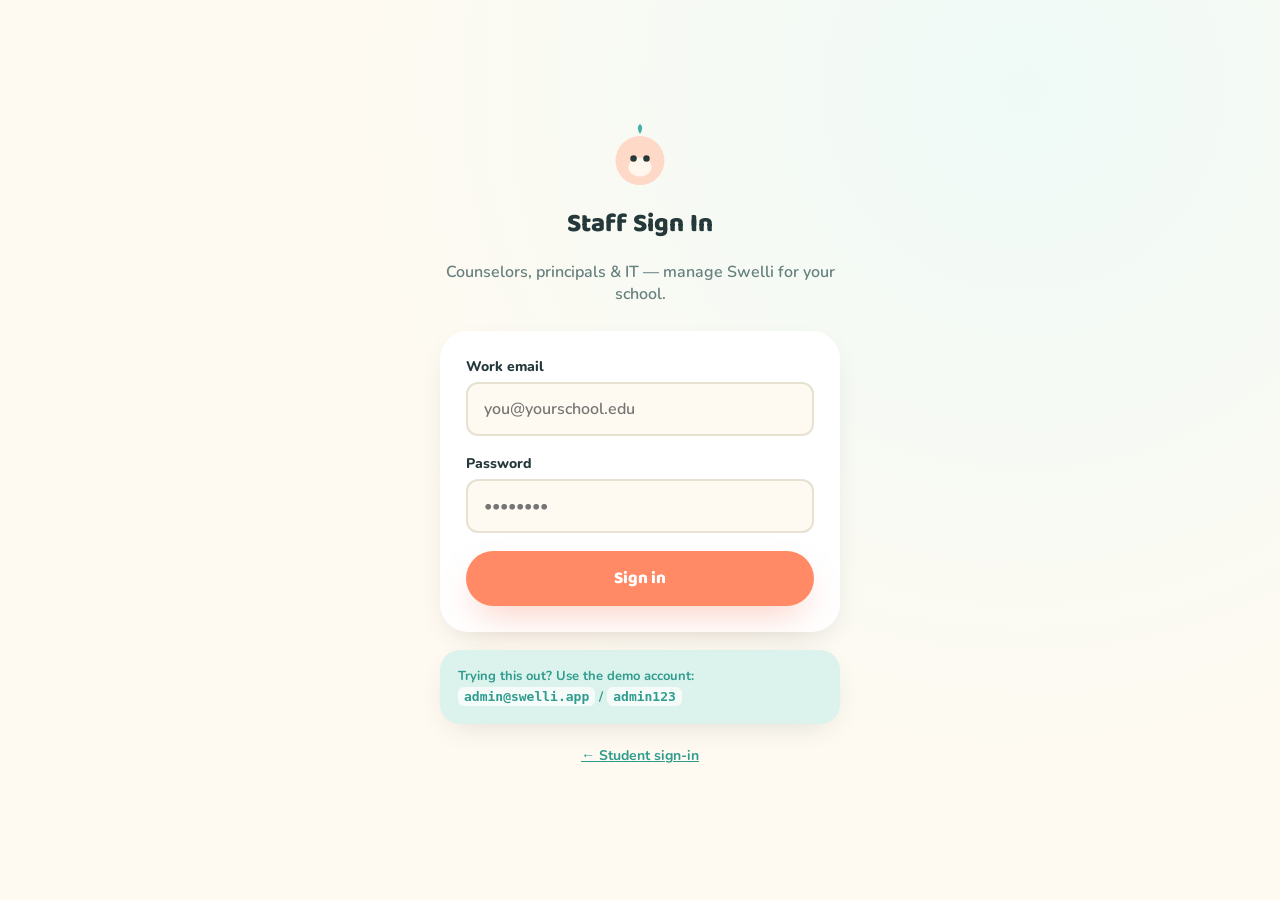
<file: adminlogin.html>
<!DOCTYPE html>
<html lang="en">
<head>
<meta charset="UTF-8">
<meta name="viewport" content="width=device-width, initial-scale=1.0">
<title>Swelli for Education — Staff Sign In</title>
<link rel="stylesheet" href="style.css">
<style>
  body{
    min-height:100vh; display:flex; align-items:center; justify-content:center;
    background: radial-gradient(circle at 80% 10%, var(--mint-paler), var(--cream) 55%);
    padding: 28px 16px;
  }
  .login-wrap{ max-width: 400px; width:100%; text-align:center; }
  .mascot-big{ width:72px; height:72px; margin: 0 auto 10px; }
  .login-wrap .display{ font-size: 26px; font-weight:800; margin-bottom: 4px; }
  .login-wrap .sub{ color: var(--ink-soft); font-weight:600; margin-bottom: 26px; }
  .card.login-card{ text-align:left; }
  .error-msg{ display:none; background:#FDE7E5; color:#B23B2E; font-weight:700; font-size:13px; padding:10px 14px; border-radius: var(--radius-sm); margin-bottom:16px; }
  .student-link{ margin-top: 22px; font-size: 14px; font-weight:700; color: var(--ink-soft); }
  .student-link a{ color: var(--mint-deep); text-decoration: underline; }
  .demo-box{ margin-top: 18px; text-align:left; }
</style>
</head>
<body>

<div class="login-wrap">
  <svg class="mascot-big" viewBox="0 0 100 100" aria-hidden="true">
    <circle cx="50" cy="55" r="34" fill="#FFD9C7"/>
    <ellipse cx="50" cy="64" rx="16" ry="13" fill="#FFF6EE"/>
    <circle cx="41" cy="52" r="4.5" fill="#25393A"/>
    <circle cx="59" cy="52" r="4.5" fill="#25393A"/>
    <path d="M50 18 Q44 8 50 4 Q56 8 50 18 Z" fill="#3FB3A2"/>
  </svg>
  <h1 class="display">Staff Sign In</h1>
  <p class="sub">Counselors, principals &amp; IT — manage Swelli for your school.</p>

  <form class="card login-card" id="adminLoginForm">
    <div class="error-msg" id="errorMsg">That email or password doesn't match our records.</div>

    <div class="field">
      <label for="email">Work email</label>
      <input id="email" type="email" placeholder="you@yourschool.edu" required>
    </div>

    <div class="field">
      <label for="password">Password</label>
      <input id="password" type="password" placeholder="••••••••" required>
    </div>

    <button type="submit" class="btn btn-primary btn-block">Sign in</button>
  </form>

  <div class="card demo-box">
    Trying this out? Use the demo account:<br>
    <code>admin@swelli.app</code> / <code>admin123</code>
  </div>

  <p class="student-link"><a href="index.html">← Student sign-in</a></p>
</div>

<script>
  // Demo-only credential check. In production this would authenticate
  // against your school roster system rather than a hardcoded value.
  const DEMO_EMAIL = 'admin@swelli.app';
  const DEMO_PASSWORD = 'admin123';

  document.getElementById('adminLoginForm').addEventListener('submit', (e)=>{
    e.preventDefault();
    const email = document.getElementById('email').value.trim().toLowerCase();
    const password = document.getElementById('password').value;
    if(email === DEMO_EMAIL && password === DEMO_PASSWORD){
      window.location.href = 'admin-dashboard.html';
    } else {
      document.getElementById('errorMsg').style.display = 'block';
    }
  });
</script>
</body>
</html>
</file>
<file: style.css>
/* ===================================================================
   Swelli — shared design system
   Signature idea: "The Garden" — every check-in plants something.
   Palette: deep mint, warm cream, coral mascot accent, sunflower gold.
   Type: Baloo 2 (display/playful) + Nunito (body, very readable for
   early readers).
=================================================================== */

@import url('https://fonts.googleapis.com/css2?family=Baloo+2:wght@500;600;700;800&family=Nunito:wght@400;600;700;800&display=swap');

:root{
  --mint-deep:   #2F9C8D;
  --mint:        #3FB3A2;
  --mint-pale:   #DCF2EC;
  --mint-paler:  #EFFAF7;
  --cream:       #FFFAF1;
  --coral:       #FF8A65;
  --coral-deep:  #F26B45;
  --gold:        #F4B740;
  --gold-deep:   #E0A22A;
  --ink:         #25393A;
  --ink-soft:    #66807E;
  --white:       #FFFFFF;
  --line:        #E7E1D2;

  --radius-lg: 28px;
  --radius-md: 20px;
  --radius-sm: 12px;
  --shadow-card: 0 10px 30px -12px rgba(37,57,58,0.18);
  --shadow-pop:  0 16px 36px -10px rgba(242,107,69,0.35);
}

*{ box-sizing: border-box; }
html,body{ margin:0; padding:0; }

body{
  font-family: 'Nunito', sans-serif;
  background: var(--cream);
  color: var(--ink);
  min-height: 100vh;
  -webkit-font-smoothing: antialiased;
}

h1,h2,h3, .display{
  font-family: 'Baloo 2', sans-serif;
  margin: 0;
  color: var(--ink);
  letter-spacing: 0.2px;
}

a{ color: inherit; text-decoration: none; }
button{ font-family: inherit; cursor: pointer; }

img, svg{ display:block; max-width:100%; }

/* Focus visibility (accessibility floor) */
a:focus-visible, button:focus-visible, input:focus-visible, textarea:focus-visible, [tabindex]:focus-visible{
  outline: 3px solid var(--gold-deep);
  outline-offset: 2px;
  border-radius: 6px;
}

@media (prefers-reduced-motion: reduce){
  *{ animation-duration: 0.001ms !important; animation-iteration-count: 1 !important; transition-duration: 0.001ms !important; }
}

/* ---------- Leaf divider, used as a small structural device ---------- */
.leaf-rule{
  display:flex; align-items:center; justify-content:center; gap:10px;
  color: var(--mint-deep); margin: 6px 0 18px;
  font-size: 13px; font-weight: 700; text-transform: uppercase; letter-spacing: 1.5px;
}
.leaf-rule::before, .leaf-rule::after{
  content:""; height:2px; width:34px; background: var(--mint-pale); border-radius:2px;
}

/* ---------- Top bar ---------- */
.topbar{
  display:flex; align-items:center; justify-content:space-between;
  padding: 16px 22px;
  background: linear-gradient(135deg, var(--mint) 0%, var(--mint-deep) 100%);
  color: var(--white);
  position: sticky; top:0; z-index: 20;
}
.topbar .brand{ display:flex; align-items:center; gap:12px; }
.topbar .brand-name{ font-family:'Baloo 2'; font-weight:800; font-size: 22px; }
.topbar .back{
  display:flex; align-items:center; justify-content:center;
  width:40px; height:40px; border-radius:50%;
  background: rgba(255,255,255,0.18); color:#fff; border:none; font-size:18px;
}
.topbar .back:hover{ background: rgba(255,255,255,0.3); }
.topbar nav{ display:flex; gap:8px; align-items:center; }
.topbar nav a{
  font-weight: 700; font-size: 14px; padding: 8px 14px; border-radius: 999px;
  color: #fff; opacity:0.85;
}
.topbar nav a.active, .topbar nav a:hover{ opacity:1; background: rgba(255,255,255,0.2); }
.avatar-pill{
  display:flex; align-items:center; gap:8px; background: rgba(255,255,255,0.18);
  padding: 6px 12px 6px 6px; border-radius: 999px; font-weight:700; font-size:14px;
}
.avatar-pill .dot{
  width:28px; height:28px; border-radius:50%; background: var(--gold);
  display:flex; align-items:center; justify-content:center; font-size:15px;
}

/* ---------- Mascot ---------- */
.mascot{ width:44px; height:44px; }

/* ---------- Page shell ---------- */
.page{ max-width: 980px; margin: 0 auto; padding: 28px 22px 64px; }
.page.narrow{ max-width: 760px; }

/* ---------- Cards ---------- */
.card{
  background: var(--white);
  border-radius: var(--radius-lg);
  box-shadow: var(--shadow-card);
  padding: 26px;
}
.card.mint{ background: var(--mint-pale); box-shadow:none; }
.card-row{ display:grid; gap:20px; }

/* ---------- Buttons ---------- */
.btn{
  display:inline-flex; align-items:center; justify-content:center; gap:8px;
  border:none; border-radius: 999px; font-weight: 800; font-family:'Baloo 2';
  font-size: 17px; padding: 14px 28px; transition: transform .12s ease, box-shadow .12s ease;
}
.btn:active{ transform: translateY(1px) scale(0.99); }
.btn-primary{ background: var(--coral); color:#fff; box-shadow: var(--shadow-pop); }
.btn-primary:hover{ background: var(--coral-deep); }
.btn-secondary{ background: var(--mint-pale); color: var(--mint-deep); }
.btn-secondary:hover{ background: #cdeee6; }
.btn-ghost{ background: transparent; color: var(--mint-deep); border: 2px solid var(--mint-pale); }
.btn-ghost:hover{ background: var(--mint-paler); }
.btn-block{ width:100%; }
.btn[disabled]{ opacity:0.5; cursor:not-allowed; box-shadow:none; }

/* ---------- Form fields ---------- */
.field{ margin-bottom: 18px; text-align:left; }
.field label{ display:block; font-weight: 800; font-size: 14px; color: var(--ink); margin-bottom: 6px; }
.field input, .field select{
  width:100%; padding: 14px 16px; border-radius: var(--radius-sm);
  border: 2px solid var(--line); font-family:'Nunito'; font-size:16px; font-weight:600;
  background: var(--cream);
}
.field input:focus, .field select:focus{ border-color: var(--mint); outline:none; background:#fff; }

/* ---------- Mood grid ---------- */
.mood-grid{ display:grid; grid-template-columns: repeat(3,1fr); gap:16px; margin: 18px 0; }
.mood-btn{
  background:#fff; border:3px solid var(--line); border-radius: var(--radius-md);
  padding: 16px 8px; font-size: 34px; display:flex; flex-direction:column; align-items:center; gap:8px;
}
.mood-btn span.label{ font-family:'Nunito'; font-weight:800; font-size:13px; color: var(--ink-soft); }
.mood-btn:hover{ border-color: var(--mint); }
.mood-btn.selected{ border-color: var(--coral); background: #FFF1EC; box-shadow: var(--shadow-pop); }

/* ---------- Garden ---------- */
.garden-bed{
  background: linear-gradient(180deg, var(--mint-paler), var(--mint-pale));
  border-radius: var(--radius-lg);
  padding: 22px;
  display:flex; flex-wrap:wrap; gap:6px; align-items:flex-end; min-height: 110px;
}
.garden-bed .sprout{ font-size: 26px; animation: pop .4s ease backwards; }
@keyframes pop{ from{ transform: scale(0); opacity:0; } to{ transform: scale(1); opacity:1; } }

/* ---------- Stat chips ---------- */
.stat-row{ display:grid; grid-template-columns: repeat(3,1fr); gap:14px; margin: 18px 0; }
.stat-chip{ background: var(--white); border-radius: var(--radius-md); padding: 16px; text-align:center; box-shadow: var(--shadow-card); }
.stat-chip .num{ font-family:'Baloo 2'; font-weight:800; font-size: 30px; color: var(--mint-deep); }
.stat-chip .lbl{ font-size: 13px; font-weight:700; color: var(--ink-soft); }

/* ---------- Unwind / choice cards ---------- */
.choice-grid{ display:grid; grid-template-columns: repeat(2,1fr); gap:18px; }
.choice-card{
  background:#fff; border-radius: var(--radius-lg); padding: 24px; box-shadow: var(--shadow-card);
  display:flex; flex-direction:column; gap:10px; border: 3px solid transparent;
  text-align:left;
}
.choice-card:hover{ border-color: var(--mint); transform: translateY(-2px); }
.choice-card .icon{ font-size: 34px; }
.choice-card h3{ font-size: 19px; }
.choice-card p{ margin:0; color: var(--ink-soft); font-size: 14px; line-height:1.4; }

/* ---------- Toast ---------- */
.toast{
  position: fixed; left: 50%; bottom: 28px; transform: translateX(-50%) translateY(20px);
  background: var(--ink); color:#fff; padding: 14px 22px; border-radius: 999px;
  font-weight:700; box-shadow: 0 12px 24px -8px rgba(0,0,0,0.35);
  opacity:0; transition: all .25s ease; pointer-events:none; z-index: 50;
}
.toast.show{ opacity:1; transform: translateX(-50%) translateY(0); }

/* ---------- Icon sizing (SVG sprite via icons.svg) ---------- */
.icon{ width:22px; height:22px; flex-shrink:0; }
.icon-sm{ width:16px; height:16px; }
.icon-md{ width:28px; height:28px; }
.icon-lg{ width:40px; height:40px; }
.icon-xl{ width:56px; height:56px; }
.icon-mood{ width:34px; height:34px; }

/* ---------- Touch / tablet baseline ---------- */
.btn, .mood-btn, .buddy-btn, .pick-card, .unwind-btn, .choice-card,
.ql, .match-card, .game-tab, a, button, input, select, textarea{
  -webkit-tap-highlight-color: transparent;
}
.btn, .topbar .back, .admin-avatar-btn, input, select, .field input{
  touch-action: manipulation;
}
.btn{ min-height: 48px; }
.field input, .field select{ min-height: 48px; }

@media (min-width: 641px) and (max-width: 1024px){
  .page{ padding: 24px 28px 56px; }
  .mood-grid{ gap: 14px; }
}

/* ---------- Plan flag + counselor note (check-in) ---------- */
.plan-card{
  background: #FFF3E2; border-radius: var(--radius-lg); padding: 18px 22px; margin-top: 18px;
  text-align:left; border: 2px solid #FBDFAF;
}
.plan-card .plan-head{ display:flex; align-items:center; gap:10px; font-weight:800; color:#9A6B12; margin-bottom:4px; }
.plan-card .plan-head .icon{ color:#E0A22A; }
.plan-card p{ margin:4px 0 12px; font-size:14px; color:#7A5A18; font-weight:600; }
.plan-card textarea{
  width:100%; min-height:80px; border-radius: var(--radius-sm); border:2px solid #FBDFAF;
  padding:12px 14px; font-family:'Nunito'; font-weight:600; font-size:14px; background:#fff; resize:vertical;
}
.plan-card textarea:focus{ outline:none; border-color:#E0A22A; }
.plan-toggle-row{ display:flex; align-items:center; gap:10px; }
.plan-toggle-row label{ font-weight:700; font-size:14px; color:#7A5A18; }

/* ---------- Drawing: shape toolbar ---------- */
.tool-grid{ display:grid; grid-template-columns: repeat(4,1fr); gap:8px; }
.tool-btn{
  display:flex; align-items:center; justify-content:center; background: var(--cream);
  border: 2px solid var(--line); border-radius: var(--radius-sm); padding: 10px 0; color: var(--ink);
}
.tool-btn.active{ border-color: var(--coral); background:#FFF1EC; color: var(--coral-deep); }

/* ---------- Mapping: drag-and-drop step list ---------- */
.drag-list{ display:flex; flex-direction:column; gap:10px; margin-top: 12px; touch-action: none; }
.drag-item{
  display:flex; align-items:center; gap:12px; background: var(--cream); border-radius: var(--radius-md);
  padding: 14px 14px; border: 2px solid var(--line); user-select:none; position:relative;
}
.drag-item .grip{ color: var(--ink-soft); flex-shrink:0; cursor: grab; touch-action:none; }
.drag-item .n{
  width:26px; height:26px; border-radius:50%; background: var(--mint-deep); color:#fff; font-weight:800;
  display:flex; align-items:center; justify-content:center; flex-shrink:0; font-family:'Baloo 2'; font-size:13px;
}
.drag-item.dragging{ opacity: 0.5; }
.drag-item.placeholder{ border: 2px dashed var(--mint); background: var(--mint-pale); }

/* ---------- Safety overlay (student-facing, shown on flagged text) ---------- */
.safety-overlay{
  position:fixed; inset:0; background:rgba(37,57,58,0.78); z-index:200;
  display:flex; align-items:center; justify-content:center; padding:20px;
}
.safety-card{
  background:#fff; border-radius: var(--radius-lg); padding: 30px 26px; max-width: 460px; width:100%;
  text-align:center; box-shadow: 0 30px 60px -20px rgba(0,0,0,0.4);
}
.safety-card h2{ font-size:21px; color: var(--mint-deep); margin-bottom:10px; }
.safety-card p{ font-weight:600; color: var(--ink); font-size:15px; line-height:1.5; margin:0 0 16px; }
.safety-resources{ display:flex; flex-direction:column; gap:10px; margin-bottom:16px; }
.safety-res{
  background: var(--mint-paler); border-radius: var(--radius-sm); padding:10px 14px; text-align:left;
}
.safety-res strong{ display:block; font-family:'Baloo 2'; font-size:16px; color: var(--mint-deep); }
.safety-res span{ font-size:12px; color: var(--ink-soft); font-weight:700; }
.safety-note{ font-size:12px; color: var(--ink-soft); font-weight:700; }

/* ---------- Admin: flagged alerts modal + banner ---------- */
.flag-modal-backdrop{
  position:fixed; inset:0; background:rgba(37,57,58,0.6); z-index:200;
  display:flex; align-items:center; justify-content:center; padding:20px;
}
.flag-modal{
  background:#fff; border-radius: var(--radius-lg); max-width: 540px; width:100%;
  max-height: 80vh; overflow-y:auto; box-shadow: 0 30px 60px -20px rgba(0,0,0,0.4);
}
.flag-modal-head{
  display:flex; align-items:center; gap:10px; padding: 20px 24px; border-bottom:2px solid var(--line);
  color:#B23B2E; font-family:'Baloo 2'; font-weight:800; font-size:19px; position:sticky; top:0; background:#fff;
}
.flag-modal-body{ padding: 16px 24px 24px; display:flex; flex-direction:column; gap:14px; }
.flag-item{ background:#FDEEEC; border:2px solid #FBD3CC; border-radius: var(--radius-md); padding:14px 16px; text-align:left; }
.flag-item.severity-medium{ background: var(--mint-paler); border-color: var(--mint-pale); }
.flag-item.severity-high{ background:#FFF3E2; border-color:#FBDFAF; }
.flag-item .flag-top{ display:flex; justify-content:space-between; gap:10px; align-items:center; margin-bottom:6px; }
.flag-item .flag-who{ font-weight:800; font-family:'Baloo 2'; }
.flag-item .flag-when{ font-size:12px; font-weight:700; color: var(--ink-soft); }
.flag-item .flag-cat{ font-weight:800; font-size:13px; color:#B23B2E; margin-bottom:4px; }
.flag-item .flag-snippet{ font-size:13px; color: var(--ink); font-style:italic; margin:0 0 10px; }
.flag-banner{
  display:flex; align-items:center; gap:10px; background:#FDEEEC; color:#B23B2E; font-weight:800;
  padding: 12px 18px; border-radius: var(--radius-md); margin-bottom:18px; border:2px solid #FBD3CC;
}
.flag-banner button{ margin-left:auto; }
.flag-scope-note{ font-size:12px; color: var(--ink-soft); font-weight:600; padding: 0 24px 18px; }

.topbar.admin{ display:grid; grid-template-columns: 1fr auto 1fr; align-items:center; }
.topbar.admin .brand{ justify-self:start; }
.topbar.admin .toggle-wrap{ justify-self:center; }
.topbar.admin .admin-account{ justify-self:end; position:relative; }

.role-toggle{
  display:flex; align-items:center; gap:10px; background: rgba(255,255,255,0.95);
  padding: 6px 16px; border-radius: 999px; box-shadow: 0 4px 14px -4px rgba(0,0,0,0.18);
}
.role-label{ font-weight:800; font-size:13px; color: var(--ink-soft); transition: color .15s; }
.role-label.active{ color: var(--ink); }
.role-switch{
  width:44px; height:24px; border-radius:999px; background: var(--mint-pale); position:relative;
  border:none; padding:0; flex-shrink:0;
}
.role-switch .knob{
  position:absolute; top:3px; left:3px; width:18px; height:18px; border-radius:50%;
  background: var(--mint-deep); transition: left .18s ease, background .18s ease;
}
.role-switch.checked .knob{ left:23px; background: var(--coral); }

.admin-avatar-btn{
  width:40px; height:40px; border-radius:50%; background:#E2574C; color:#fff; border:none;
  font-size:17px; display:flex; align-items:center; justify-content:center;
}
.admin-menu{
  display:none; position:absolute; right:0; top:50px; background:#fff; border-radius: var(--radius-sm);
  box-shadow: var(--shadow-card); padding: 8px; min-width:160px; z-index:30; text-align:left;
}
.admin-menu.open{ display:block; }
.admin-menu .who{ font-size:13px; font-weight:700; color: var(--ink-soft); padding: 8px 10px; border-bottom:1px solid var(--line); margin-bottom:4px; }
.admin-menu a{ display:block; padding: 8px 10px; border-radius: 8px; font-weight:700; font-size:14px; color: var(--ink); }
.admin-menu a:hover{ background: var(--cream); }

/* ---------- Admin roster ---------- */
.roster-head{ display:flex; align-items:center; justify-content:space-between; gap:16px; margin-bottom:18px; flex-wrap:wrap; }
.roster-search{
  padding: 10px 16px; border-radius: 999px; border: 2px solid var(--line); background:#fff;
  font-family:'Nunito'; font-weight:600; font-size:14px; min-width: 220px;
}
.roster-search:focus{ outline:none; border-color: var(--mint); }

.student-list{ display:flex; flex-direction:column; gap:12px; }
.student-card{
  display:flex; align-items:center; gap:14px; background:#fff; border-radius: var(--radius-md);
  padding: 14px 18px; box-shadow: var(--shadow-card); flex-wrap:wrap;
}
.student-card.unavailable{ opacity: 0.65; }
.student-card .buddy{
  width:46px; height:46px; border-radius:50%; background: var(--mint-pale);
  display:flex; align-items:center; justify-content:center; font-size:22px; flex-shrink:0;
}
.student-card .info{ flex:1 1 160px; min-width: 140px; }
.student-card .name{ font-weight:800; font-family:'Baloo 2'; font-size:16px; }
.student-card .meta{ font-size:13px; color: var(--ink-soft); font-weight:700; }
.student-card .flag{
  background:#FFE9D6; color:#B5530A; font-weight:800; font-size:11px; padding:4px 9px;
  border-radius:999px; margin-left:6px; white-space:nowrap;
}
.student-card .mood-streak{ display:flex; gap:16px; align-items:center; font-weight:800; font-size:14px; color: var(--ink-soft); white-space:nowrap; }
.student-card .plan-badge{
  background: var(--mint-pale); color: var(--mint-deep); font-weight:800; font-size:11px; padding:4px 9px;
  border-radius:999px; margin-left:6px; white-space:nowrap; display:inline-flex; align-items:center; gap:4px;
}
.student-card .plan-badge .icon{ width:12px; height:12px; }
.student-card .mood-streak .em{ font-size:20px; }

/* ---------- Sample account note box ---------- */
.demo-box{
  background: var(--mint-pale); border-radius: var(--radius-md); padding: 16px 18px;
  font-size: 13px; font-weight:700; color: var(--mint-deep); line-height:1.6;
}
.demo-box code{ background: rgba(255,255,255,0.7); padding:2px 6px; border-radius:6px; font-weight:800; }


@media (max-width: 640px){
  .mood-grid{ grid-template-columns: repeat(3,1fr); gap:10px; }
  .choice-grid{ grid-template-columns: 1fr; }
  .stat-row{ grid-template-columns: repeat(3,1fr); gap:8px; }
  .topbar nav{ display:none; }
  .page{ padding: 20px 14px 48px; }
  .card{ padding: 18px; }
  .topbar.admin{ grid-template-columns: auto 1fr; row-gap:10px; }
  .topbar.admin .toggle-wrap{ grid-column: 1 / -1; justify-self:center; order:3; }
  .roster-search{ width:100%; min-width:0; }
  .student-card .mood-streak{ order:3; width:100%; justify-content:flex-start; margin-top:4px; }
}
</file>
